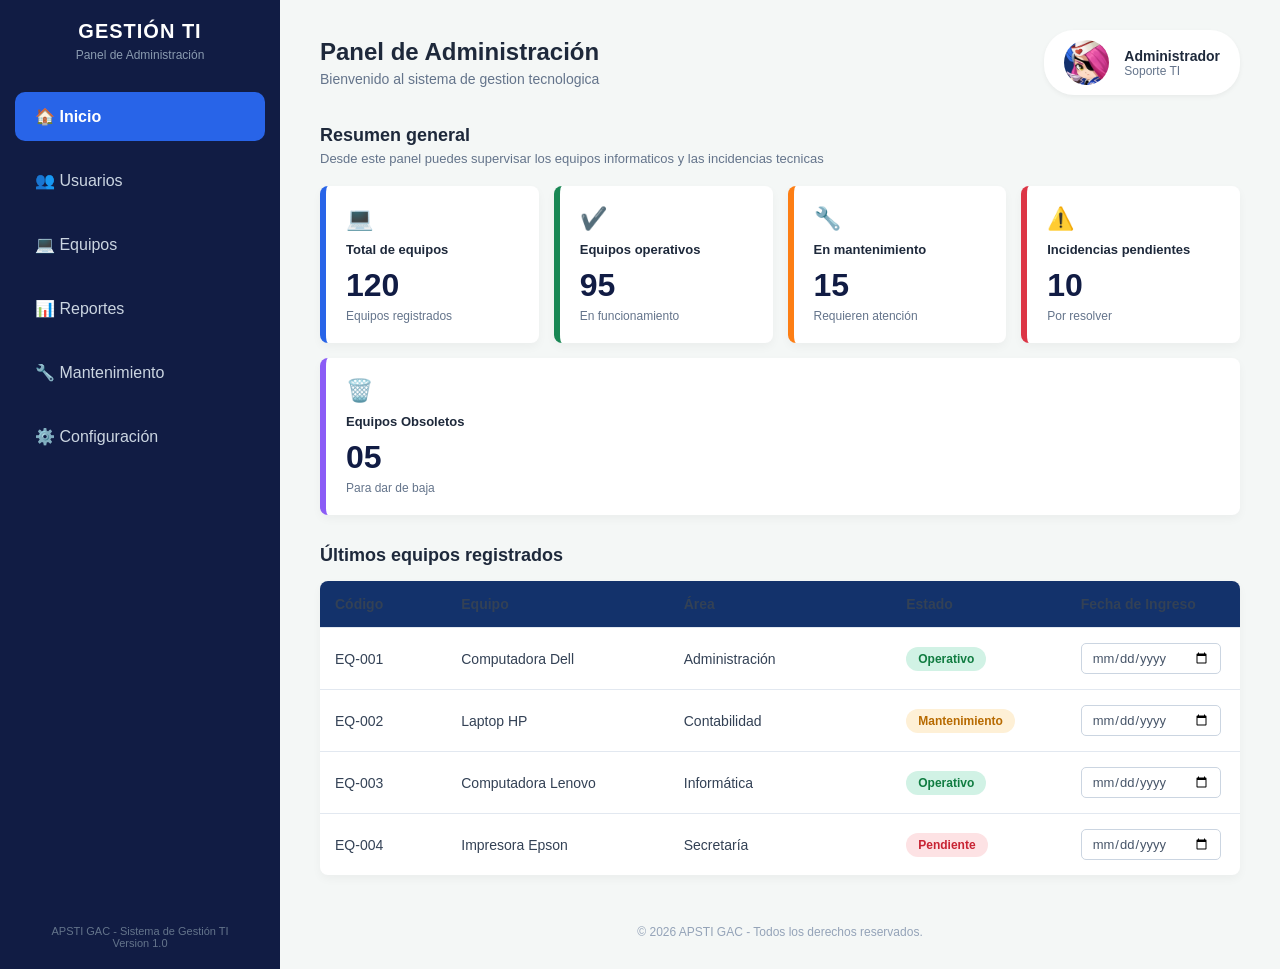
<file: examen_19/11/2026/index.html>
<!DOCTYPE html>
<html lang="en">
<head>
    <meta charset="UTF-8">
    <meta name="viewport" content="width=device-width, initial-scale=1.0">
    <title>Examen practica 01</title>
    <link rel="stylesheet" href="style.css">
</head>
<body>
        <div class="dashboard">

        <!-- MENÚ LATERAL -->
        <aside class="sidebar">
            <div class="logo-area">
                <h2>GESTIÓN TI</h2>
                <p>Panel de Administración</p>
            </div>
            
            <nav class="menu">
                <a href="#" class="activo">🏠 Inicio</a>
                <a href="#">👥 Usuarios</a>
                <a href="#">💻 Equipos</a>
                <a href="#">📊 Reportes</a>
                <a href="#">🔧 Mantenimiento</a>
                <a href="#">⚙️ Configuración</a>
            </nav>

            <div class="sidebar-footer">
                <p>APSTI GAC - Sistema de Gestión TI</p>
                <p>Version 1.0</p>
            </div>
        </aside>

        <main class="contenido">
            
            <header class="header">
                <div class="titulos">
                    <h1>Panel de Administración</h1>
                    <p>Bienvenido al sistema de gestion tecnologica</p>
                </div>
                
                <div class="perfil-usuario">
                    <div class="avatar">
                        <img src="avatar.jpeg" alt="avatar">
                    </div>
                    <div class="info-usuario">
                        <span class="nombre">Administrador</span>
                        <span class="rol">Soporte TI</span>
                    </div>
                </div>
            </header>

            <section class="resumen">
                <h3>Resumen general</h3>
                <p class="subtitulo-seccion">Desde este panel puedes supervisar los equipos informaticos y las incidencias tecnicas</p>

                
                <div class="contenedor-tarjetas">
                    
                    <!-- Tarjeta 1 -->
                    <div class="tarjeta borde-azul">
                        <div class="icono">💻</div>
                        <p class="titulo">Total de equipos</p>
                        <p class="numero">120</p>
                        <p class="subtitulo">Equipos registrados</p>
                    </div>

                    <!-- Tarjeta 2 -->
                    <div class="tarjeta borde-verde">
                        <div class="icono">✔️</div>
                        <p class="titulo">Equipos operativos</p>
                        <p class="numero">95</p>
                        <p class="subtitulo">En funcionamiento</p>
                    </div>

                    <!-- Tarjeta 3 -->
                    <div class="tarjeta borde-naranja">
                        <div class="icono">🔧</div>
                        <p class="titulo">En mantenimiento</p>
                        <p class="numero">15</p>
                        <p class="subtitulo">Requieren atención</p>
                    </div>

                    <!-- Tarjeta 4 -->
                    <div class="tarjeta borde-rojo">
                        <div class="icono">⚠️</div>
                        <p class="titulo">Incidencias pendientes</p>
                        <p class="numero">10</p>
                        <p class="subtitulo">Por resolver</p>
                    </div>

                    <!-- NUEVA TARJETA MORADA -->
                    <div class="tarjeta borde-morado">
                        <div class="icono">🗑️</div>
                        <p class="titulo">Equipos Obsoletos</p>
                        <p class="numero">05</p>
                        <p class="subtitulo">Para dar de baja</p>
                    </div>

                </div>
            </section>

            <section class="seccion-tabla">
                <h3>Últimos equipos registrados</h3>
                
                <div class="contenedor-tabla">
                    
                    <div class="fila encabezado">
                        <div class="celda col-codigo">Código</div>
                        <div class="celda col-equipo">Equipo</div>
                        <div class="celda col-area">Área</div>
                        <div class="celda col-estado">Estado</div>
                        <div class="celda col-fecha">Fecha de Ingreso</div>
                    </div>

                    <!-- FILA 1 -->
                    <div class="fila">
                        <div class="celda col-codigo">EQ-001</div>
                        <div class="celda col-equipo">Computadora Dell</div>
                        <div class="celda col-area">Administración</div>
                        <div class="celda col-estado"><span class="badge estado-operativo">Operativo</span></div>
                        <div class="celda col-fecha"><input type="date" class="input-fecha"></div>
                    </div>

                    <!-- FILA 2 -->
                    <div class="fila">
                        <div class="celda col-codigo">EQ-002</div>
                        <div class="celda col-equipo">Laptop HP</div>
                        <div class="celda col-area">Contabilidad</div>
                        <div class="celda col-estado"><span class="badge estado-mantenimiento">Mantenimiento</span></div>
                        <div class="celda col-fecha"><input type="date" class="input-fecha"></div>
                    </div>

                    <!-- FILA 3 -->
                    <div class="fila">
                        <div class="celda col-codigo">EQ-003</div>
                        <div class="celda col-equipo">Computadora Lenovo</div>
                        <div class="celda col-area">Informática</div>
                        <div class="celda col-estado"><span class="badge estado-operativo">Operativo</span></div>
                        <div class="celda col-fecha"><input type="date" class="input-fecha"></div>
                    </div>

                    <!-- FILA 4 -->
                    <div class="fila">
                        <div class="celda col-codigo">EQ-004</div>
                        <div class="celda col-equipo">Impresora Epson</div>
                        <div class="celda col-area">Secretaría</div>
                        <div class="celda col-estado"><span class="badge estado-pendiente">Pendiente</span></div>
                        <div class="celda col-fecha"><input type="date" class="input-fecha"></div>
                    </div>

                </div>
            </section>

            <footer class="footer">
                <p>© 2026 APSTI GAC - Todos los derechos reservados.</p>
            </footer>

        </main>

    </div>




</body>
</html>
</file>
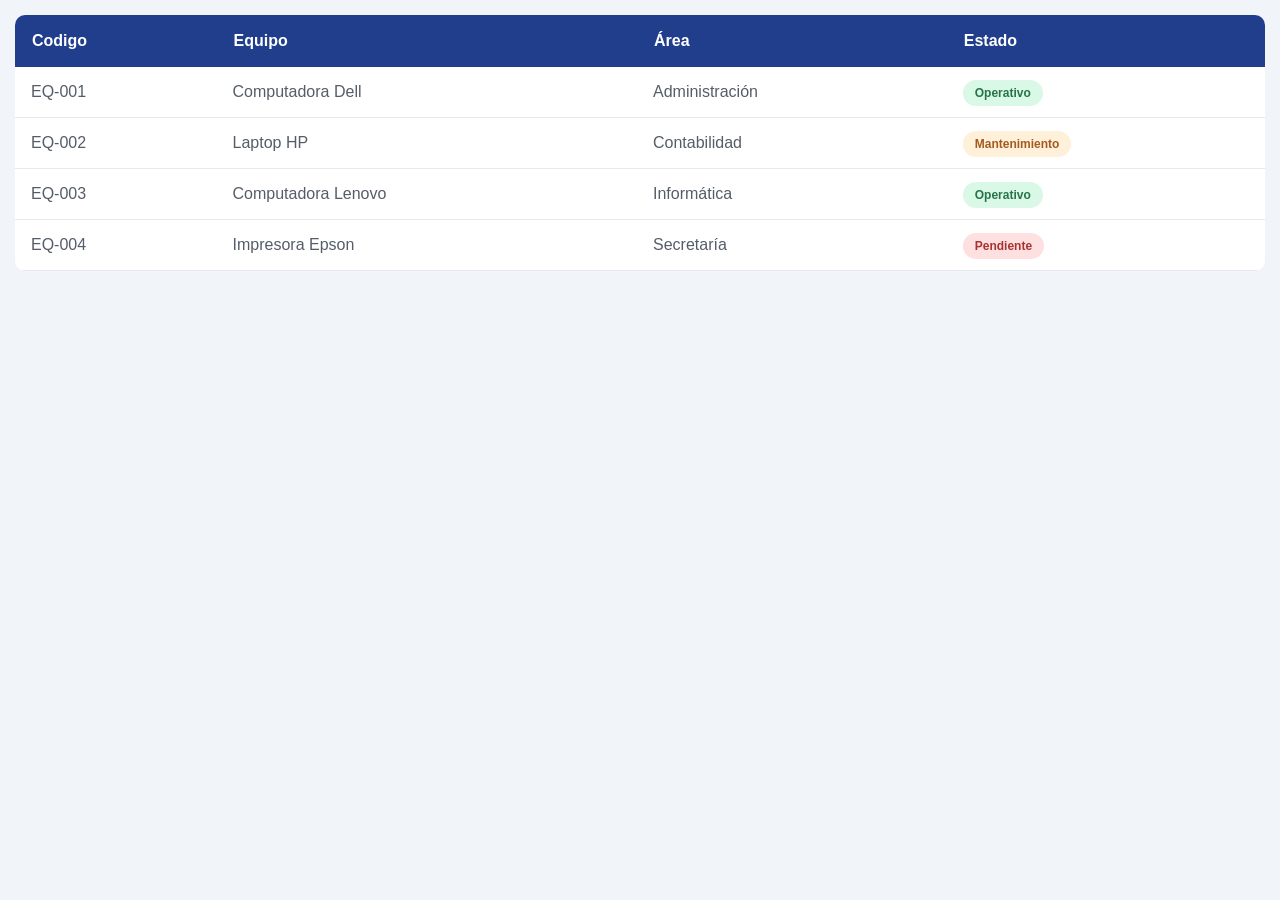
<file: inventario.html>
<!DOCTYPE html>
<html lang="es">
<head>
    <meta charset="UTF-8">
    <meta name="viewport" content="width=device-width, initial-scale=1.0">
    <title>Inventario de Equipos</title>
    <link rel="stylesheet" href="inventario.css">
</head>
<body>

    <div class="contenedor">
        <table>
            <thead>
                <tr>
                    <th>Codigo</th>
                    <th>Equipo</th>
                    <th>Área</th>
                    <th>Estado</th>
                </tr>
            </thead>

            <tbody>
                <tr>
                    <td>EQ-001</td>
                    <td>Computadora Dell</td>
                    <td>Administración</td>
                    <td><span class="operativo">Operativo</span></td>
                </tr>

                <tr>
                    <td>EQ-002</td>
                    <td>Laptop HP</td>
                    <td>Contabilidad</td>
                    <td><span class="mantenimiento">Mantenimiento</span></td>
                </tr>

                <tr>
                    <td>EQ-003</td>
                    <td>Computadora Lenovo</td>
                    <td>Informática</td>
                    <td><span class="operativo">Operativo</span></td>
                </tr>

                <tr>
                    <td>EQ-004</td>
                    <td>Impresora Epson</td>
                    <td>Secretaría</td>
                    <td><span class="pendiente">Pendiente</span></td>
                </tr>
            </tbody>
        </table>
    </div>

</body>
</html>
</file>
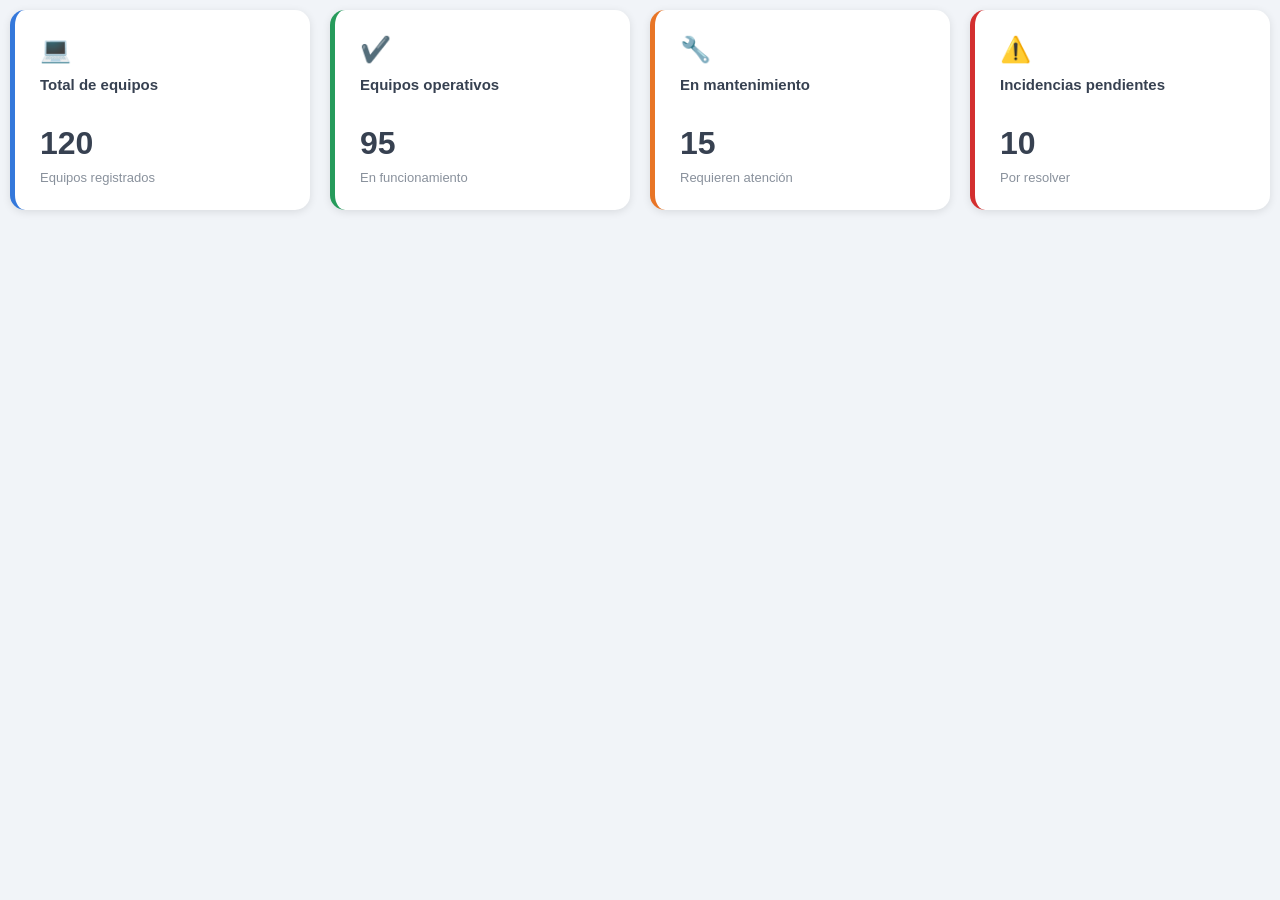
<file: panel_de_control.html>
<!DOCTYPE html>
<html lang="es">
<head>
    <meta charset="UTF-8">
    <meta name="viewport" content="width=device-width, initial-scale=1.0">
    <title>Panel de Equipos</title>
    <link rel="stylesheet" href="panel_control.css">
</head>
<body>

    <div class="contenedor">

        <div class="tarjeta azul">
            <div class="icono">💻</div>
            <h3>Total de equipos</h3>
            <h1>120</h1>
            <p>Equipos registrados</p>
        </div>

        <div class="tarjeta verde">
            <div class="icono">✔️</div>
            <h3>Equipos operativos</h3>
            <h1>95</h1>
            <p>En funcionamiento</p>
        </div>

        <div class="tarjeta naranja">
            <div class="icono">🔧</div>
            <h3>En mantenimiento</h3>
            <h1>15</h1>
            <p>Requieren atención</p>
        </div>

        <div class="tarjeta rojo">
            <div class="icono">⚠️</div>
            <h3>Incidencias pendientes</h3>
            <h1>10</h1>
            <p>Por resolver</p>
        </div>

    </div>

</body>
</html>
</file>
<file: examen_19/11/2026/style.css>
* {
    margin: 0;
    padding: 0;
    box-sizing: border-box;
}

body {
    font-family: Arial, Helvetica, sans-serif;
    background-color: #f4f7f6;
    color: #333;
}

.dashboard {
    display: flex;
    min-height: 100vh;
}


.sidebar {
    width: 280px;
    background-color: #111c44;
    display: flex;
    flex-direction: column;
    padding: 20px 15px;
    flex-shrink: 0;
}

.logo-area {
    color: white;
    margin-bottom: 30px;
    text-align: center;
}

.logo-area h2 {
    font-size: 20px;
    letter-spacing: 1px;
}

.logo-area p {
    font-size: 12px;
    color: #8a9bb0;
    margin-top: 5px;
}

.menu {
    display: flex;
    flex-direction: column;
    gap: 15px;
    flex: 1; /
}

.menu a {
    display: flex;
    align-items: center;
    gap: 15px;
    padding: 15px 20px;
    color: #cbd5e1;
    text-decoration: none;
    font-size: 16px;
    border-radius: 10px;
    transition: all 0.3s ease;
}

.menu a:hover {
    background-color: #1a2b5e;
    color: white;
}

.menu a.activo {
    background-color: #2864e8;
    color: white;
    font-weight: bold;
}

.sidebar-footer {
    color: #64748b;
    font-size: 11px;
    text-align: center;
    margin-top: 20px;
}

.contenido {
    flex: 1;
    padding: 30px 40px;
    display: flex;
    flex-direction: column;
    gap: 30px;
}

.header {
    display: flex;
    justify-content: space-between;
    align-items: center;
}

.titulos h1 {
    font-size: 24px;
    color: #1e293b;
}

.titulos p {
    font-size: 14px;
    color: #64748b;
    margin-top: 5px;
}

.perfil-usuario {
    display: flex;
    align-items: center;
    gap: 15px;
    background-color: white;
    padding: 10px 20px;
    border-radius: 30px;
    box-shadow: 0 2px 5px rgba(0,0,0,0.05);
}

.avatar img {
    font-size: 24px;
    background-color: #e2e8f0;
    width: 45px;
    height: 45px;
    display: flex;
    align-items: center;
    justify-content: center;
    border-radius: 50%;
}

.info-usuario {
    display: flex;
    flex-direction: column;
}

.info-usuario .nombre {
    font-weight: bold;
    color: #1e293b;
    font-size: 14px;
}

.info-usuario .rol {
    font-size: 12px;
    color: #64748b;
}

.resumen h3, .seccion-tabla h3 {
    color: #1e293b;
    font-size: 18px;
    margin-bottom: 5px;
}

.subtitulo-seccion {
    font-size: 13px;
    color: #64748b;
    margin-bottom: 20px;
}

.contenedor-tarjetas {
    display: flex;
    gap: 15px;
    flex-wrap: wrap; 
}

.tarjeta {
    background-color: white;
    flex: 1; 
    min-width: 180px; 
    padding: 20px;
    border-radius: 8px;
    box-shadow: 0 4px 10px rgba(0,0,0,0.04);
    border-left: 6px solid transparent;
}

.borde-azul { border-left-color: #2864e8; }
.borde-verde { border-left-color: #198754; }
.borde-naranja { border-left-color: #fd7e14; }
.borde-rojo { border-left-color: #dc3545; }
.borde-morado { border-left-color: #8b5cf6; } 

.tarjeta .icono {
    font-size: 22px;
    margin-bottom: 10px;
}

.tarjeta .titulo {
    font-size: 13px;
    color: #1e293b;
    font-weight: bold;
    margin-bottom: 10px;
}

.tarjeta .numero {
    font-size: 32px;
    color: #111c44;
    font-weight: 800;
    margin-bottom: 5px;
}

.tarjeta .subtitulo {
    font-size: 12px;
    color: #64748b;
}

.contenedor-tabla {
    display: flex;
    flex-direction: column;
    background-color: white;
    border-radius: 8px;
    box-shadow: 0 4px 10px rgba(0,0,0,0.04);
    overflow: hidden;
    margin-top: 15px;
}


.fila {
    display: flex;
    border-bottom: 1px solid #e2e8f0;
    transition: background-color 0.2s;
}

.fila:last-child {
    border-bottom: none;
}

.fila:not(.encabezado):hover {
    background-color: #f8fafc;
}

.fila.encabezado {
    background-color: #13326b;
    color: white;
    font-weight: bold;
    font-size: 14px;
}

.celda {
    padding: 15px;
    display: flex;
    align-items: center;
    font-size: 14px;
    color: #334155;
}

.col-codigo { flex: 1; }
.col-equipo { flex: 2; }
.col-area { flex: 2; }
.col-estado { flex: 1.5; }
.col-fecha { flex: 1.5; } 

.input-fecha {
    padding: 6px 10px;
    border: 1px solid #cbd5e1;
    border-radius: 5px;
    font-family: inherit;
    font-size: 13px;
    color: #475569;
    outline: none;
    width: 100%;
    max-width: 140px;
}

.input-fecha:focus {
    border-color: #2864e8;
}

.badge {
    padding: 5px 12px;
    border-radius: 20px;
    font-size: 12px;
    font-weight: 600;
}

.estado-operativo {
    background-color: #d1f2e5;
    color: #107c41;
}

.estado-mantenimiento {
    background-color: #fef0d6;
    color: #b76a00;
}

.estado-pendiente {
    background-color: #fde2e4;
    color: #c82333;
}

.footer {
    text-align: center;
    font-size: 12px;
    color: #94a3b8;
    margin-top: auto;
    padding-top: 20px;
}
</file>
<file: inventario.css>
* {
    margin: 0;
    padding: 0;
    box-sizing: border-box;
}

body {
    font-family: Arial, sans-serif;
    background-color: #f1f4f9;
    padding: 15px;
}

.contenedor {
    width: 100%;
    background-color: white;
    border-radius: 10px;
    overflow: hidden;
}

table {
    width: 100%;
    border-collapse: collapse;
    text-align: left;
}

thead {
    background-color: #203e8c;
    color: white;
}

th {
    padding: 17px;
    font-size: 16px;
}


td {
    padding: 16px;
    color: #555d69;
    border-bottom: 1px solid #e5e9ef;
    font-size: 16px;
}


span {
    padding: 6px 12px;
    border-radius: 20px;
    font-size: 12px;
    font-weight: bold;
}

.operativo {
    background-color: #d9f8e5;
    color: #26734d;
}

.mantenimiento {
    background-color: #fff0d9;
    color: #a35a20;
}

.pendiente {
    background-color: #ffe0e0;
    color: #a83232;
}
</file>
<file: panel_control.css>
* {
    margin: 0;
    padding: 0;
    box-sizing: border-box;
}

body {
    font-family: Arial, sans-serif;
    background-color: #f1f4f8;
    padding: 10px;
}

.contenedor {
    display: flex;
    justify-content: space-between;
    gap: 20px;
    flex-wrap: wrap;
}

.tarjeta {
    background-color: white;
    flex: 1;
    min-width: 220px;
    padding: 25px;
    border-radius: 15px;
    box-shadow: 0 2px 8px rgba(0,0,0,0.10);
    border-left: 5px solid;
}

.azul {
    border-color: #3478db;
}

.verde {
    border-color: #269b5b;
}

.naranja {
    border-color: #e87526;
}

.rojo {
    border-color: #d32f2f;
}

.icono {
    font-size: 25px;
    margin-bottom: 12px;
}

h3 {
    font-size: 15px;
    color: #374151;
    margin-bottom: 32px;
}

h1 {
    font-size: 32px;
    color: #374151;
    margin-bottom: 8px;
}

p {
    font-size: 13px;
    color: #89919c;
}

/* Adaptación para celulares */
@media (max-width: 600px) {
    .contenedor {
        flex-direction: column;
    }
}
</file>
